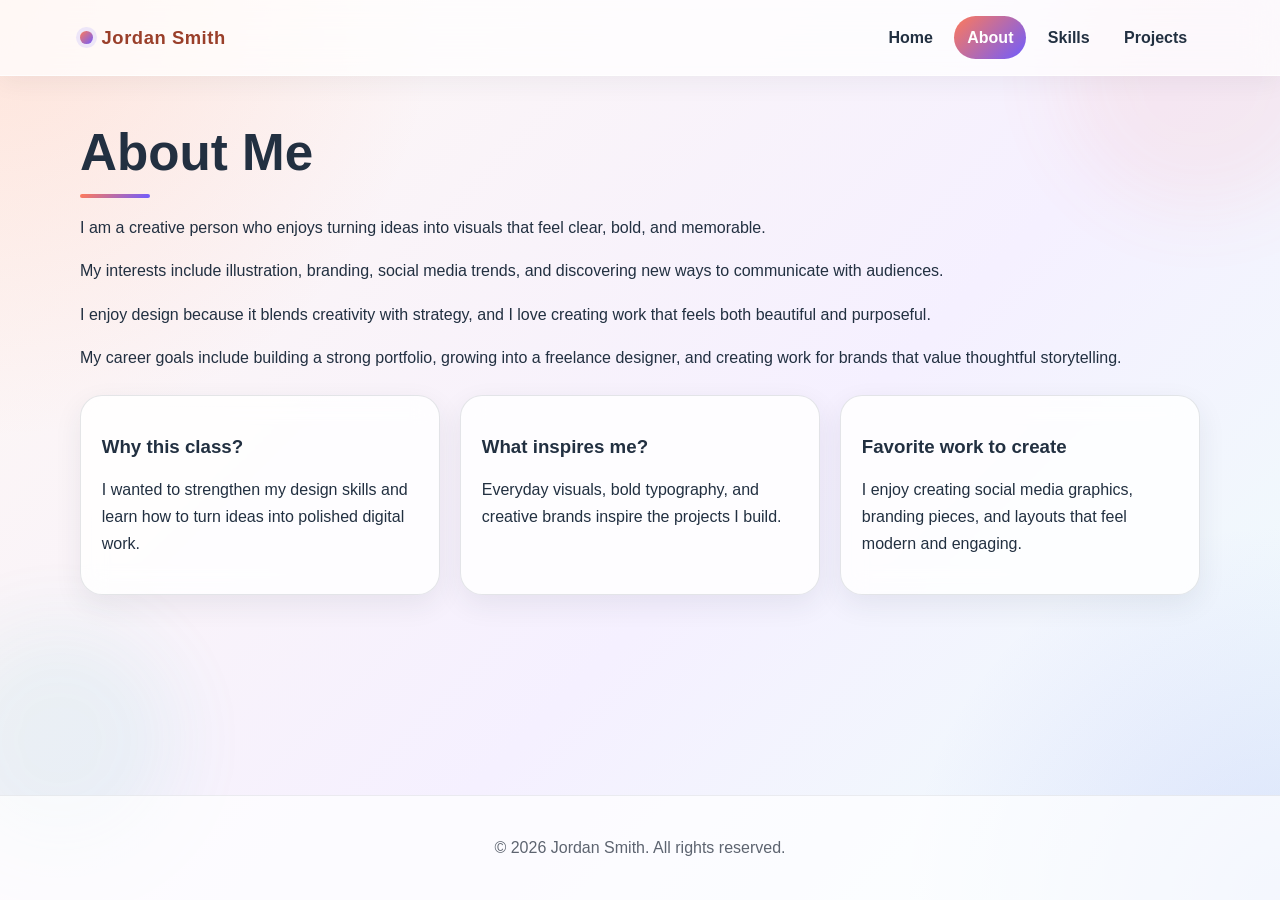
<file: about.html>
<!DOCTYPE html>
<html lang="en">
  <head>
    <meta charset="UTF-8" />
    <meta name="viewport" content="width=device-width, initial-scale=1.0" />
    <title>About Me | Jordan Smith</title>
    <link rel="stylesheet" href="styles.css" />
  </head>
  <body>
    <header class="site-header">
      <div class="container nav-bar">
        <a class="brand" href="index.html">Jordan Smith</a>
        <nav class="site-nav">
          <a href="index.html">Home</a>
          <a href="about.html" class="active">About</a>
          <a href="skills.html">Skills</a>
          <a href="projects.html">Projects</a>
        </nav>
      </div>
    </header>

    <main class="page">
      <div class="container">
        <h1>About Me</h1>
        <p>
          I am a creative person who enjoys turning ideas into visuals that feel clear, bold, and memorable.
        </p>
        <p>
          My interests include illustration, branding, social media trends, and discovering new ways to communicate with audiences.
        </p>
        <p>
          I enjoy design because it blends creativity with strategy, and I love creating work that feels both beautiful and purposeful.
        </p>
        <p>
          My career goals include building a strong portfolio, growing into a freelance designer, and creating work for brands that value thoughtful storytelling.
        </p>

        <div class="info-boxes">
          <div class="info-box">
            <h3>Why this class?</h3>
            <p>I wanted to strengthen my design skills and learn how to turn ideas into polished digital work.</p>
          </div>
          <div class="info-box">
            <h3>What inspires me?</h3>
            <p>Everyday visuals, bold typography, and creative brands inspire the projects I build.</p>
          </div>
          <div class="info-box">
            <h3>Favorite work to create</h3>
            <p>I enjoy creating social media graphics, branding pieces, and layouts that feel modern and engaging.</p>
          </div>
        </div>
      </div>
    </main>

    <footer class="site-footer">
      <div class="container">
        <p>© 2026 Jordan Smith. All rights reserved.</p>
      </div>
    </footer>
  </body>
</html>
</file>
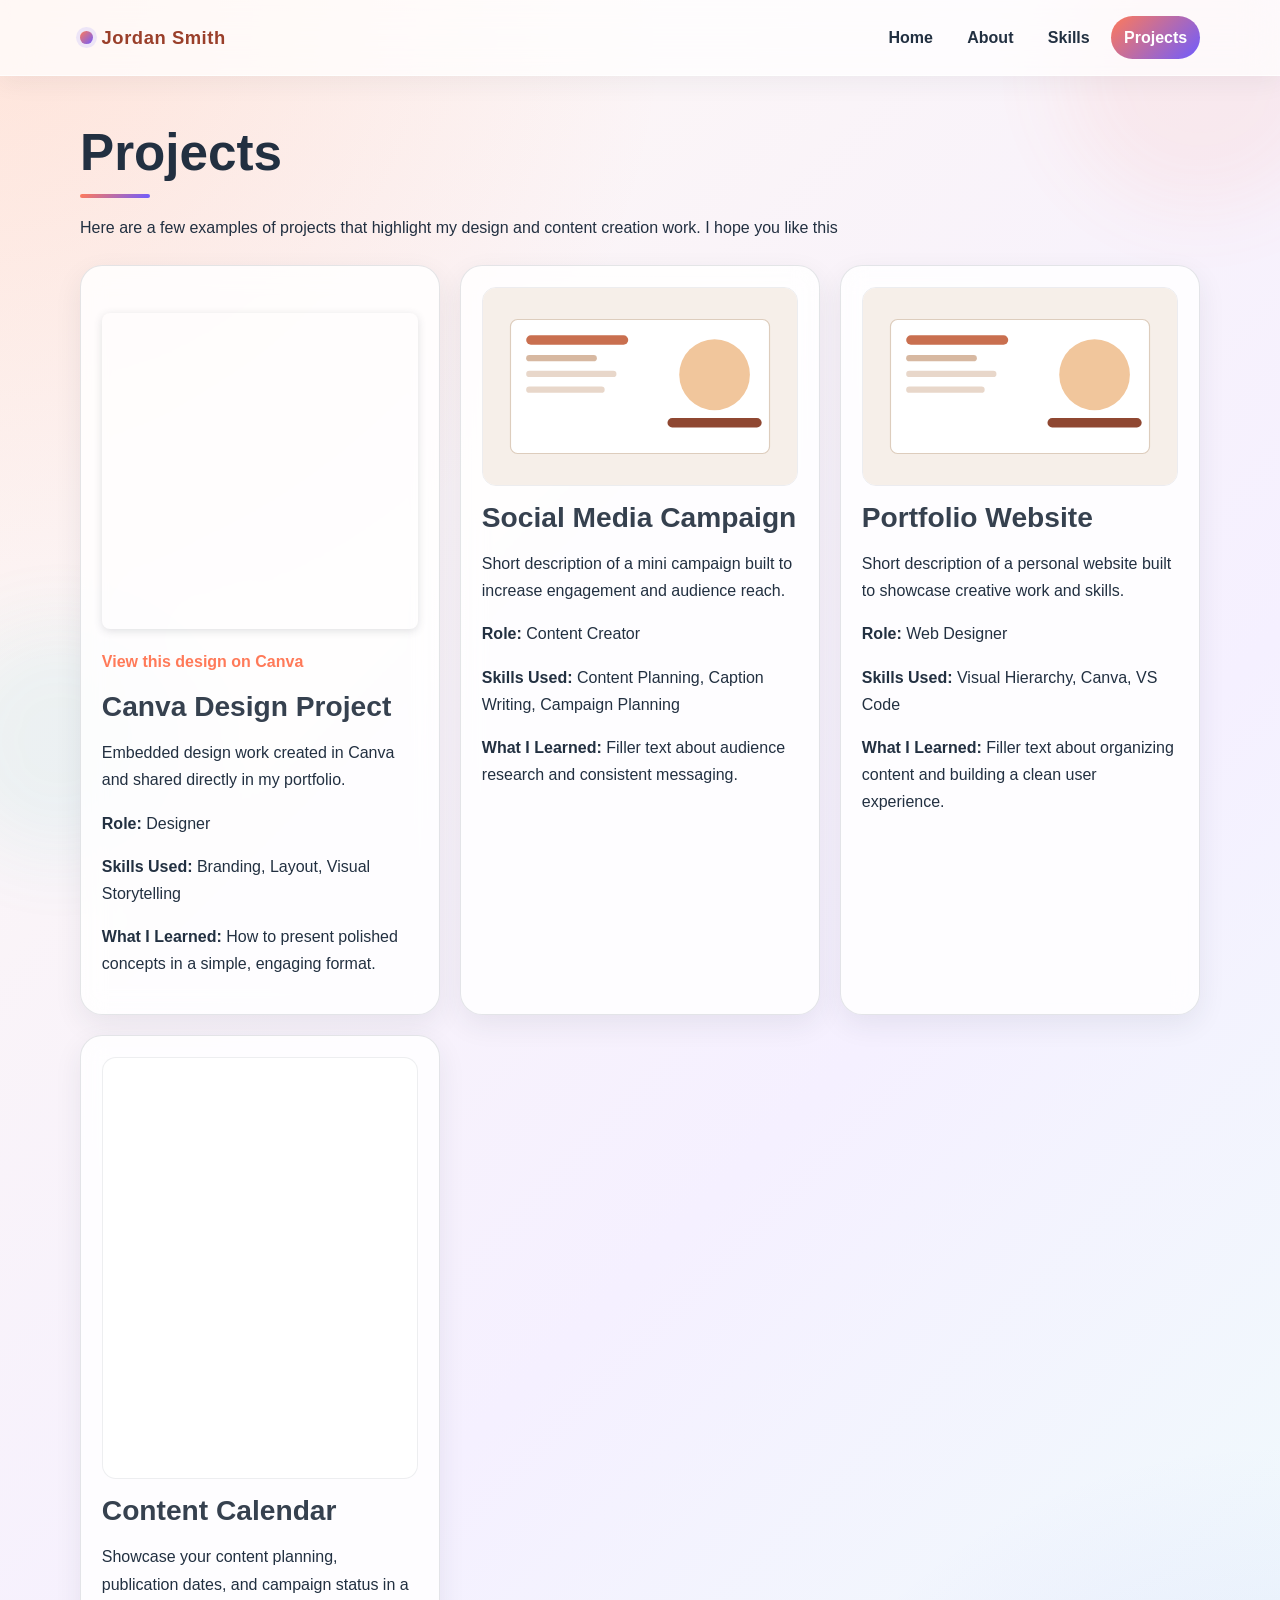
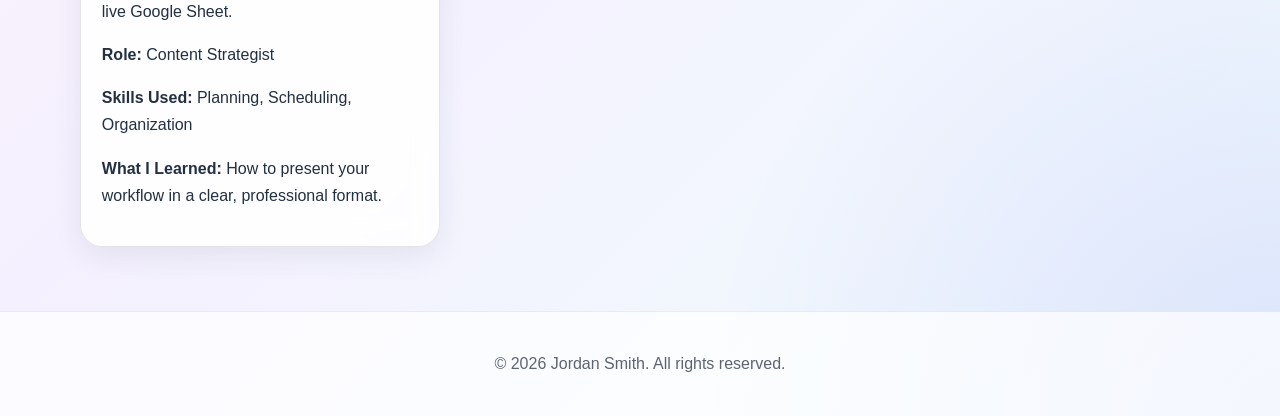
<file: projects.html>
<!DOCTYPE html>
<html lang="en">
  <head>
    <meta charset="UTF-8" />
    <meta name="viewport" content="width=device-width, initial-scale=1.0" />
    <title>Projects | Jordan Smith</title>
    <link rel="stylesheet" href="styles.css" />
  </head>
  <body>
    <header class="site-header">
      <div class="container nav-bar">
        <a class="brand" href="index.html">Jordan Smith</a>
        <nav class="site-nav">
          <a href="index.html">Home</a>
          <a href="about.html">About</a>
          <a href="skills.html">Skills</a>
          <a href="projects.html" class="active">Projects</a>
        </nav>
      </div>
    </header>

    <main class="page">
      <div class="container">
        <h1>Projects</h1>
        <p>Here are a few examples of projects that highlight my design and content creation work. I hope you like this</p>

        <div class="projects-grid">
          <article class="project-card">
            <div class="project-embed">
              <div style="position: relative; width: 100%; height: 0; padding-top: 100.0000%; padding-bottom: 0; box-shadow: 0 2px 8px 0 rgba(63,69,81,0.16); margin-top: 1.6em; margin-bottom: 0.9em; overflow: hidden; border-radius: 8px; will-change: transform;">
                <iframe loading="lazy" style="position: absolute; width: 100%; height: 100%; top: 0; left: 0; border: none; padding: 0; margin: 0;" src="https://www.canva.com/design/DAHNa6pUOzE/_WBdgeY64QMzj9v4Bgd5Kg/view?embed" allowfullscreen="allowfullscreen" allow="fullscreen"></iframe>
              </div>
              <a href="https://www.canva.com/design/DAHNa6pUOzE/_WBdgeY64QMzj9v4Bgd5Kg/view?utm_content=DAHNa6pUOzE&amp;utm_campaign=designshare&amp;utm_medium=embeds&amp;utm_source=link" target="_blank" rel="noopener">View this design on Canva</a>
            </div>
            <h2>Canva Design Project</h2>
            <p>Embedded design work created in Canva and shared directly in my portfolio.</p>
            <p><strong>Role:</strong> Designer</p>
            <p><strong>Skills Used:</strong> Branding, Layout, Visual Storytelling</p>
            <p><strong>What I Learned:</strong> How to present polished concepts in a simple, engaging format.</p>
          </article>

          <article class="project-card">
            <img src="assets/placeholder-project.svg" alt="Placeholder project preview" />
            <h2>Social Media Campaign</h2>
            <p>Short description of a mini campaign built to increase engagement and audience reach.</p>
            <p><strong>Role:</strong> Content Creator</p>
            <p><strong>Skills Used:</strong> Content Planning, Caption Writing, Campaign Planning</p>
            <p><strong>What I Learned:</strong> Filler text about audience research and consistent messaging.</p>
          </article>

          <article class="project-card">
            <img src="assets/placeholder-project.svg" alt="Placeholder project preview" />
            <h2>Portfolio Website</h2>
            <p>Short description of a personal website built to showcase creative work and skills.</p>
            <p><strong>Role:</strong> Web Designer</p>
            <p><strong>Skills Used:</strong> Visual Hierarchy, Canva, VS Code</p>
            <p><strong>What I Learned:</strong> Filler text about organizing content and building a clean user experience.</p>
          </article>

          <article class="project-card">
            <div class="project-iframe">
              <iframe
                class="sheet-embed"
                src="https://docs.google.com/spreadsheets/d/e/PUT-YOUR-SHEET-ID/pubhtml?widget=true&amp;headers=false"
                title="Content Calendar"
                loading="lazy"
              ></iframe>
            </div>
            <h2>Content Calendar</h2>
            <p>Showcase your content planning, publication dates, and campaign status in a live Google Sheet.</p>
            <p><strong>Role:</strong> Content Strategist</p>
            <p><strong>Skills Used:</strong> Planning, Scheduling, Organization</p>
            <p><strong>What I Learned:</strong> How to present your workflow in a clear, professional format.</p>
          </article>
        </div>
      </div>
    </main>

    <footer class="site-footer">
      <div class="container">
        <p>© 2026 Jordan Smith. All rights reserved.</p>
      </div>
    </footer>
  </body>
</html>
</file>
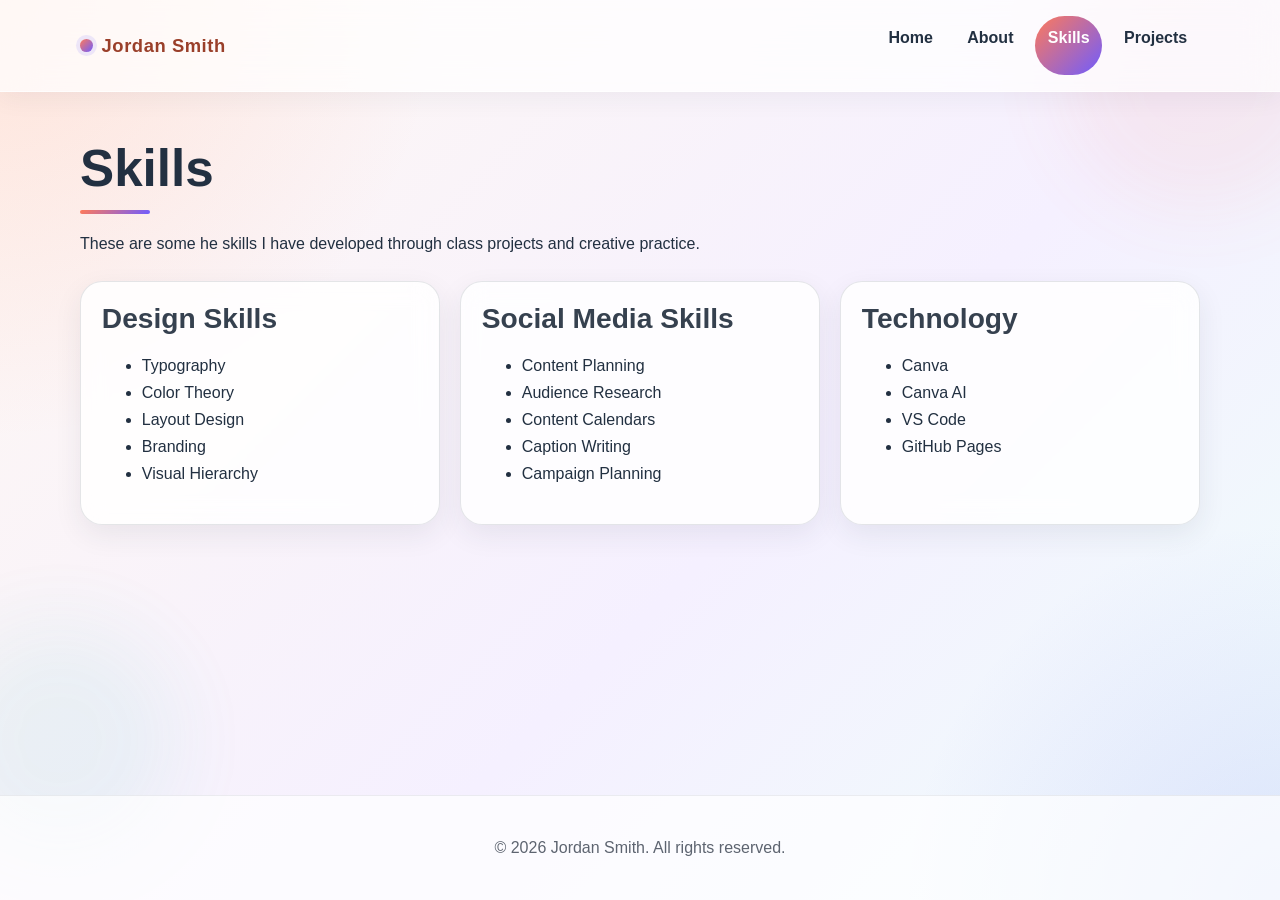
<file: skills.html>
<!DOCTYPE html>
<html lang="en">
  <head>
    <meta charset="UTF-8" />
    <meta name="viewport" content="width=device-width, initial-scale=1.0" />
    <title>Skills | Jordan Smith</title>
    <link rel="stylesheet" href="styles.css" />
  </head>
  <body>
    <header class="site-header">
      <div class="container nav-bar">
        <a class="brand" href="index.html">Jordan Smith</a>
        <nav class="site-nav">
          <a href="index.html">Home</a>
          <a href="about.html">About <menu type="toolbar"></menu></a>
          <a href="skills.html" class="active">Skills</a>
          <a href="projects.html">Projects</a>
        </nav>
      </div>
    </header>

    <main class="page">
      <div class="container">
        <h1>Skills</h1>
        <p>These are some he skills I have developed through class projects and creative practice.</p>

        <div class="skills-grid">
          <section class="skill-card">
            <h2>Design Skills</h2>
            <ul>
              <li>Typography</li>
              <li>Color Theory</li>
              <li>Layout Design</li>
              <li>Branding</li>
              <li>Visual Hierarchy</li>
            </ul>
          </section>

          <section class="skill-card">
            <h2>Social Media Skills</h2>
            <ul>
              <li>Content Planning</li>
              <li>Audience Research</li>
              <li>Content Calendars</li>
              <li>Caption Writing</li>
              <li>Campaign Planning</li>
            </ul>
          </section>

          <section class="skill-card">
            <h2>Technology</h2>
            <ul>
              <li>Canva</li>
              <li>Canva AI</li>
              <li>VS Code</li>
              <li>GitHub Pages</li>
            </ul>
          </section>
        </div>
      </div>
    </main>

    <footer class="site-footer">
      <div class="container">
        <p>© 2026 Jordan Smith. All rights reserved.</p>
      </div>
    </footer>
  </body>
</html>
</file>
<file: styles.css>
:root {
  --bg: #fff8f2;
  --surface: rgba(255, 255, 255, 0.84);
  --text: #223041;
  --muted: #5d6470;
  --accent: #ff7a59;
  --accent-2: #6f5cff;
  --accent-3: #2ec5b6;
  --accent-dark: #9a3f2a;
  --border: rgba(34, 48, 65, 0.12);
}

* {
  box-sizing: border-box;
}

body{
  margin: 0;
  font-family: "Segoe UI", Arial, sans-serif;
  line-height: 1.7;
  color: var(--text);
  background:
    radial-gradient(circle at top left, rgba(255, 122, 89, 0.16), transparent 28%),
    radial-gradient(circle at bottom right, rgba(111, 92, 255, 0.16), transparent 24%),
    linear-gradient(135deg, #fff8f2 0%, #f5f0ff 58%, #eefdfb 100%);
  min-height: 100vh;
  display: flex;
  flex-direction: column;
  overflow-x: hidden;
}

main {
  flex: 1;
}

body::before,
body::after {
  content: "";
  position: fixed;
  border-radius: 50%;
  filter: blur(40px);
  opacity: 0.4;
  z-index: -1;
}

body::before {
  width: 280px;
  height: 280px;
  background: rgba(255, 122, 89, 0.2);
  top: -70px;
  right: -60px;
}

body::after {
  width: 240px;
  height: 240px;
  background: rgba(46, 197, 182, 0.18);
  bottom: 40px;
  left: -60px;
}

img {
  max-width: 100%;
  display: block;
}

.container {
  width: min(1120px, calc(100% - 2rem));
  margin: 0 auto;
}

.site-header {
  position: sticky;
  top: 0;
  z-index: 10;
  background: rgba(255, 255, 255, 0.72);
  backdrop-filter: blur(18px);
  border-bottom: 1px solid rgba(255, 255, 255, 0.7);
  box-shadow: 0 6px 24px rgba(34, 48, 65, 0.06);
}

.nav-bar {
  display: flex;
  justify-content: space-between;
  align-items: center;
  padding: 1rem 0;
}

.brand {
  color: var(--accent-dark);
  font-size: 1.15rem;
  font-weight: 800;
  text-decoration: none;
  letter-spacing: 0.03em;
  display: inline-flex;
  align-items: center;
  gap: 0.55rem;
}

.brand::before {
  content: "";
  width: 0.8rem;
  height: 0.8rem;
  border-radius: 50%;
  background: linear-gradient(135deg, var(--accent), var(--accent-2));
  box-shadow: 0 0 0 4px rgba(111, 92, 255, 0.12);
}

.site-nav {
  display: flex;
  gap: 0.55rem;
  flex-wrap: wrap;
}

.site-nav a {
  text-decoration: none;
  color: var(--text);
  font-weight: 700;
  padding: 0.5rem 0.8rem;
  border-radius: 999px;
  transition: all 0.2s ease;
}

.site-nav a.active,
.site-nav a:hover {
  color: white;
  background: linear-gradient(135deg, var(--accent), var(--accent-2));
}

.hero {
  padding: 4.5rem 0 3.5rem;
  position: relative;
}

.hero::before,
.hero::after {
  content: "";
  position: absolute;
  border-radius: 50%;
  pointer-events: none;
}

.hero::before {
  width: 220px;
  height: 220px;
  background: rgba(46, 197, 182, 0.16);
  top: 8px;
  left: -80px;
}

.hero::after {
  width: 180px;
  height: 180px;
  background: rgba(255, 122, 89, 0.16);
  right: -60px;
  bottom: 20px;
}

.hero-content {
  display: grid;
  grid-template-columns: 1.6fr 0.9fr;
  gap: 2rem;
  align-items: center;
}

h1,
h2,
h3 {
  line-height: 1.15;
}

h1 {
  font-size: clamp(2.2rem, 4vw, 3.4rem);
  margin: 0.2rem 0 0.4rem;
}

h2 {
  font-size: clamp(1.3rem, 2.2vw, 1.8rem);
  margin: 0 0 0.9rem;
  color: #36414f;
}

.eyebrow {
  font-weight: 800;
  text-transform: uppercase;
  letter-spacing: 0.24em;
  color: var(--accent-2);
  font-size: 0.78rem;
}

.hero-tagline {
  font-size: 1.06rem;
  color: var(--muted);
  margin-bottom: 1rem;
}

.button {
  display: inline-block;
  margin-top: 0.8rem;
  padding: 0.9rem 1.25rem;
  background: linear-gradient(135deg, var(--accent), var(--accent-2));
  color: white;
  text-decoration: none;
  border-radius: 999px;
  font-weight: 700;
  box-shadow: 0 12px 24px rgba(111, 92, 255, 0.2);
  transition: transform 0.2s ease, box-shadow 0.2s ease;
}

.button:hover {
  transform: translateY(-2px);
  box-shadow: 0 14px 28px rgba(111, 92, 255, 0.24);
}

.hero-card,
.info-box,
.skill-card,
.project-card {
  background: var(--surface);
  border: 1px solid var(--border);
  border-radius: 22px;
  padding: 1.3rem;
  box-shadow: 0 10px 28px rgba(34, 48, 65, 0.08);
  backdrop-filter: blur(12px);
  transition: transform 0.2s ease, box-shadow 0.2s ease;
}

.hero-card:hover,
.info-box:hover,
.skill-card:hover,
.project-card:hover {
  transform: translateY(-4px);
  box-shadow: 0 14px 30px rgba(34, 48, 65, 0.12);
}

.page {
  padding: 3rem 0 4rem;
  position: relative;
  flex: 1;
}

.page h1 {
  margin-top: 0;
}

.page h1::after {
  content: "";
  display: block;
  width: 70px;
  height: 4px;
  margin-top: 0.7rem;
  border-radius: 999px;
  background: linear-gradient(135deg, var(--accent), var(--accent-2));
}

.info-boxes,
.skills-grid,
.projects-grid {
  display: grid;
  gap: 1.25rem;
  margin-top: 1.5rem;
}

.info-boxes {
  grid-template-columns: repeat(3, 1fr);
}

.skills-grid {
  grid-template-columns: repeat(3, 1fr);
}

.projects-grid {
  grid-template-columns: repeat(3, 1fr);
}

.project-embed {
  margin-bottom: 1rem;
}

.project-embed a {
  display: inline-block;
  margin-top: 0.25rem;
  font-weight: 600;
  color: var(--accent);
  text-decoration: none;
}

.project-embed a:hover {
  text-decoration: underline;
}

.project-iframe {
  margin-bottom: 1rem;
  border-radius: 14px;
  overflow: hidden;
  border: 1px solid rgba(34, 48, 65, 0.08);
  background: white;
}

.sheet-embed {
  display: block;
  width: 100%;
  min-height: 420px;
  border: 0;
  background: transparent;
}

.project-card img {
  margin-bottom: 1rem;
  border-radius: 14px;
  border: 1px solid rgba(34, 48, 65, 0.08);
}

.site-footer {
  background: rgba(255, 255, 255, 0.7);
  padding: 1.4rem 0;
  text-align: center;
  color: var(--muted);
  border-top: 1px solid rgba(34, 48, 65, 0.08);
}

@media (max-width: 800px) {
  .hero-content,
  .info-boxes,
  .skills-grid,
  .projects-grid {
    grid-template-columns: 1fr;
  }

  .nav-bar {
    flex-direction: column;
    gap: 0.75rem;
  }

  .hero {
    padding-top: 3.2rem;
  }
}
</file>
